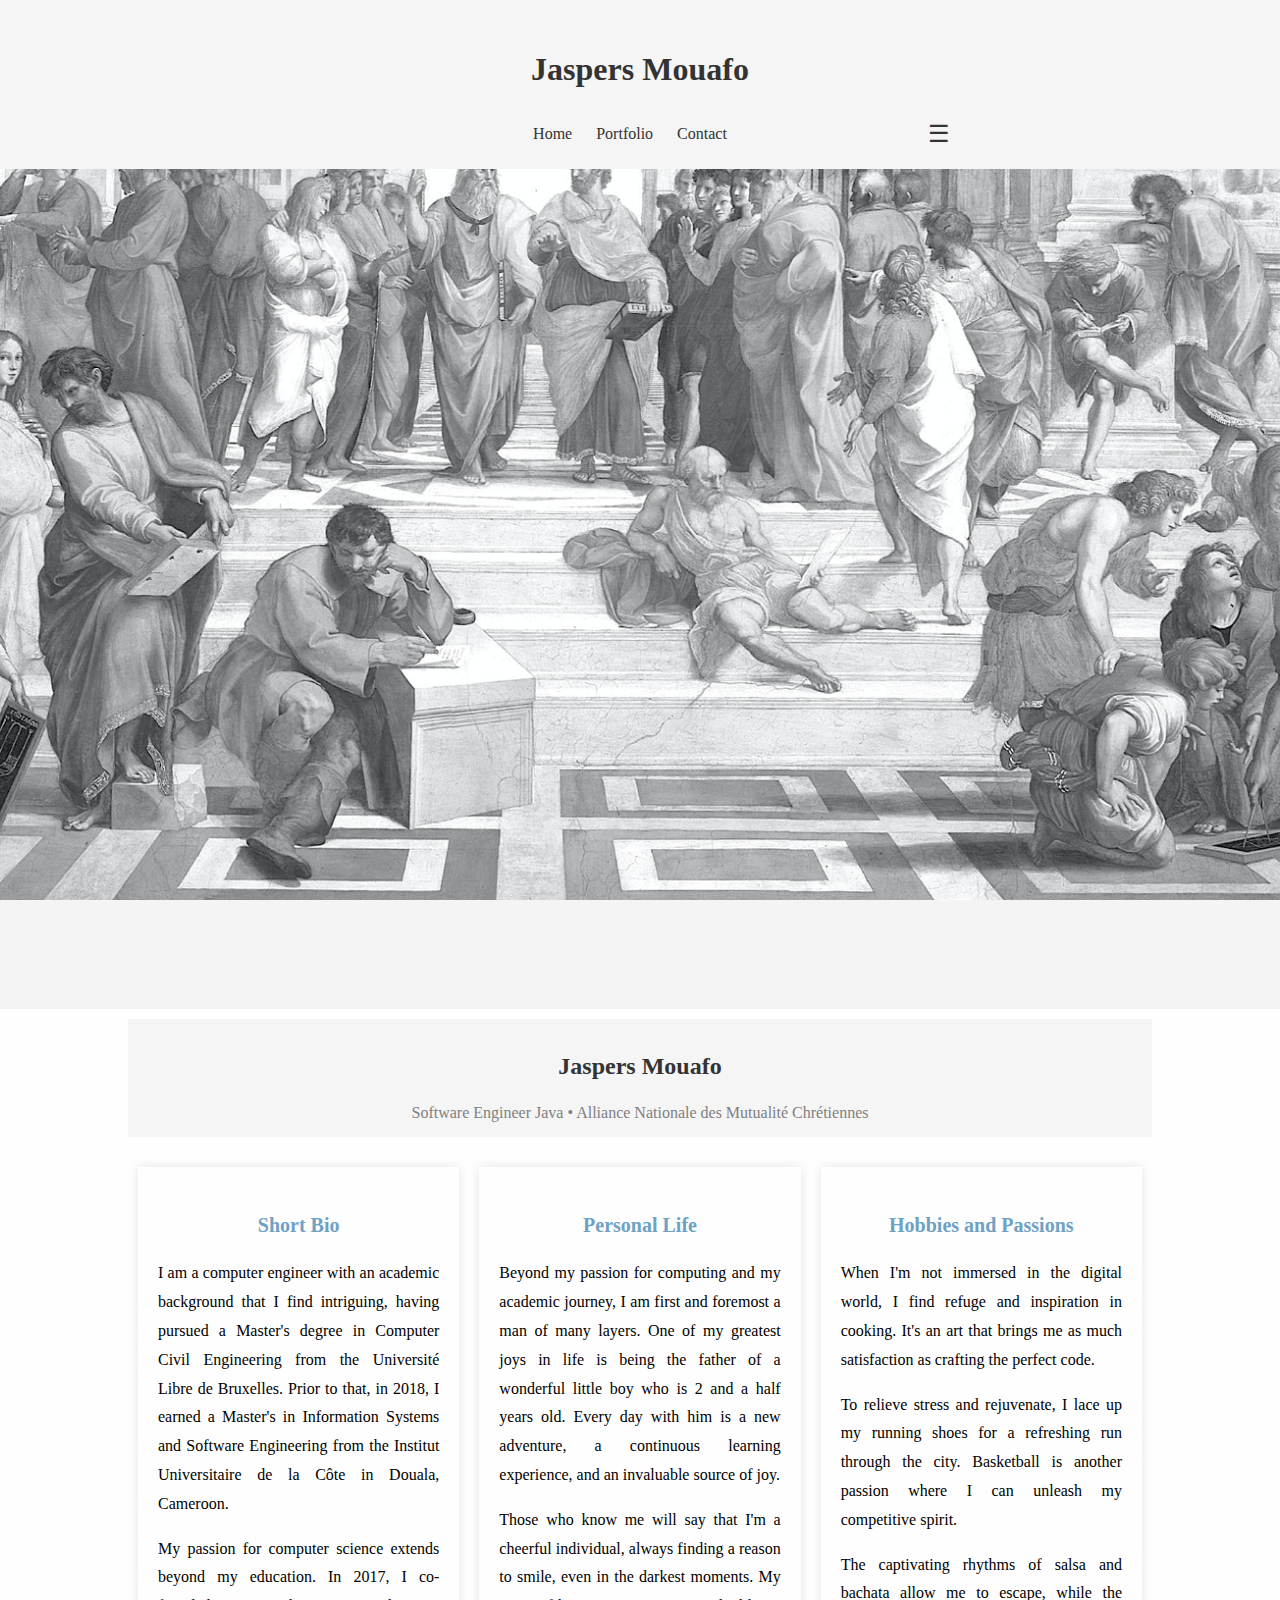
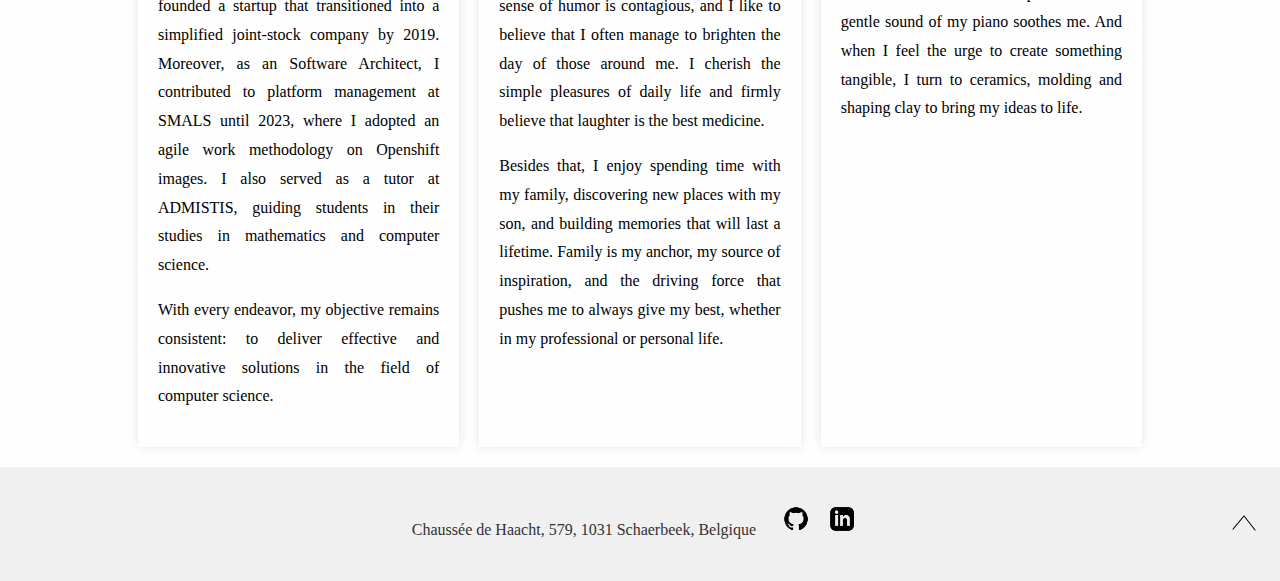
<file: index.html>
<!DOCTYPE html>
<html lang="en">

<head>
    <meta charset="UTF-8">
    <meta http-equiv="X-UA-Compatible" content="IE=edge">
    <meta name="viewport" content="width=device-width, initial-scale=1.0">
    <title>Home - Jaspers Mouafo</title>
    <link rel="icon" type="image/png" sizes="16x16" href="assets/images/favicon-32x32.png">
    <link rel="stylesheet" href="css/styles.css">
    <link rel="stylesheet" href="css/index.css">
</head>

<body>
    <a id="top"></a>
<!-- Entête -->
<header>
    <div class="container">
        <h1><a href="index.html" class="no-style-link">Jaspers Mouafo</a></h1>
        <div class="nav-container">
            <nav>
                <ul>
                    <li><a href="index.html" class="active">Home</a></li>
                    <li><a href="portfolio.html">Portfolio</a></li>
                    <li><a href="contact.html">Contact</a></li>
                </ul>
            </nav>

            <!-- Bouton Hamburger et menu déroulant -->
            <input type="checkbox" id="menuToggle">
            <label for="menuToggle" class="hamburger">&#9776;</label>
            <label for="menuToggle" class="cross">&#10005;</label>
            <div class="dropdown-menu">
                <ul>
                    <li><a href="index.html" class="active">Home</a></li>
                    <li><a href="portfolio.html">Portfolio</a></li>
                    <li><a href="contact.html">Contact</a></li>
                </ul>
            </div>
        </div>
    </div>
</header>

<!-- Corps principal -->
<main>
    <section class="containermain">
        <section id="lp-blocks1" class="lp-blocks lp-blocks1 lp-blocks-rows-3">
            <header class="lp-section-header">
                <h1 class="lp-section-title">Jaspers Mouafo</h1>
                <div class="lp-section-desc">Software Engineer Java •
                    Alliance Nationale des Mutualité Chrétiennes
                </div>
            </header>
            <div class="lp-blocks-inside">
                <div class="lp-block block1">
                    <div class="lp-block-content">
                        <h3 class="lp-block-title">Short Bio</h3>
                        <div class="lp-block-text">
                            <p>I am a computer engineer with an academic background that I find intriguing, having pursued a Master's degree in Computer Civil Engineering from the Université Libre de Bruxelles. Prior to that, in 2018, I earned a Master's in Information Systems and Software Engineering from the Institut Universitaire de la Côte in Douala, Cameroon.</p>
    
                            <p>My passion for computer science extends beyond my education. In 2017, I co-founded a startup that transitioned into a simplified joint-stock company by 2019. Moreover, as an Software Architect, I contributed to platform management at SMALS until 2023, where I adopted an agile work methodology on Openshift images. I also served as a tutor at ADMISTIS, guiding students in their studies in mathematics and computer science.</p> 
                            
                            <p>With every endeavor, my objective remains consistent: to deliver effective and innovative solutions in the field of computer science.</p>

                        </div>
                    </div>
                </div>
                <div class="lp-block block2">
                    <div class="lp-block-content">
                        <h3 class="lp-block-title">Personal Life</h3>
                        <div class="lp-block-text">
                            <p>Beyond my passion for computing and my academic journey, I am first and foremost a man of many layers. One of my greatest joys in life is being the father of a wonderful little boy who is 2 and a half years old. Every day with him is a new adventure, a continuous learning experience, and an invaluable source of joy.</p>
    
                            <p>Those who know me will say that I'm a cheerful individual, always finding a reason to smile, even in the darkest moments. My sense of humor is contagious, and I like to believe that I often manage to brighten the day of those around me. I cherish the simple pleasures of daily life and firmly believe that laughter is the best medicine.</p>
                                
                            <p>Besides that, I enjoy spending time with my family, discovering new places with my son, and building memories that will last a lifetime. Family is my anchor, my source of inspiration, and the driving force that pushes me to always give my best, whether in my professional or personal life.</p>
                          
                        </div>
                    </div>
                </div>
                <div class="lp-block block3">
                    <div class="lp-block-content">
                        <h3 class="lp-block-title">Hobbies and Passions</h3>
                        <div class="lp-block-text">
                            <p>When I'm not immersed in the digital world, I find refuge and inspiration in cooking. It's an art that brings me as much satisfaction as crafting the perfect code.</p>
                            
                            <p>To relieve stress and rejuvenate, I lace up my running shoes for a refreshing run through the city. Basketball is another passion where I can unleash my competitive spirit.</p>
                            
                            <p> The captivating rhythms of salsa and bachata allow me to escape, while the gentle sound of my piano soothes me. And when I feel the urge to create something tangible, I turn to ceramics, molding and shaping clay to bring my ideas to life.</p>
                        
                        </div>
                    </div>
                </div>
            </div>
        </section>
    </section>
</main>

<!-- Pied de page -->
<footer>
    <div class="container">
        <p>
            Chaussée de Haacht, 579, 1031 Schaerbeek, Belgique
            <span class="social-icons">
                <a href="https://github.com/KertisJ" target="_blank" class="github"></a>
                <a href="https://linkedin.com/in/jaspers-mouafo-a80418147/" target="_blank" class="linkedin"></a>
            </span>
        </p>
        <a href="#top" id="btnRetourHaut"></a>
    </div>
</footer>


</body>
</html>
</file>
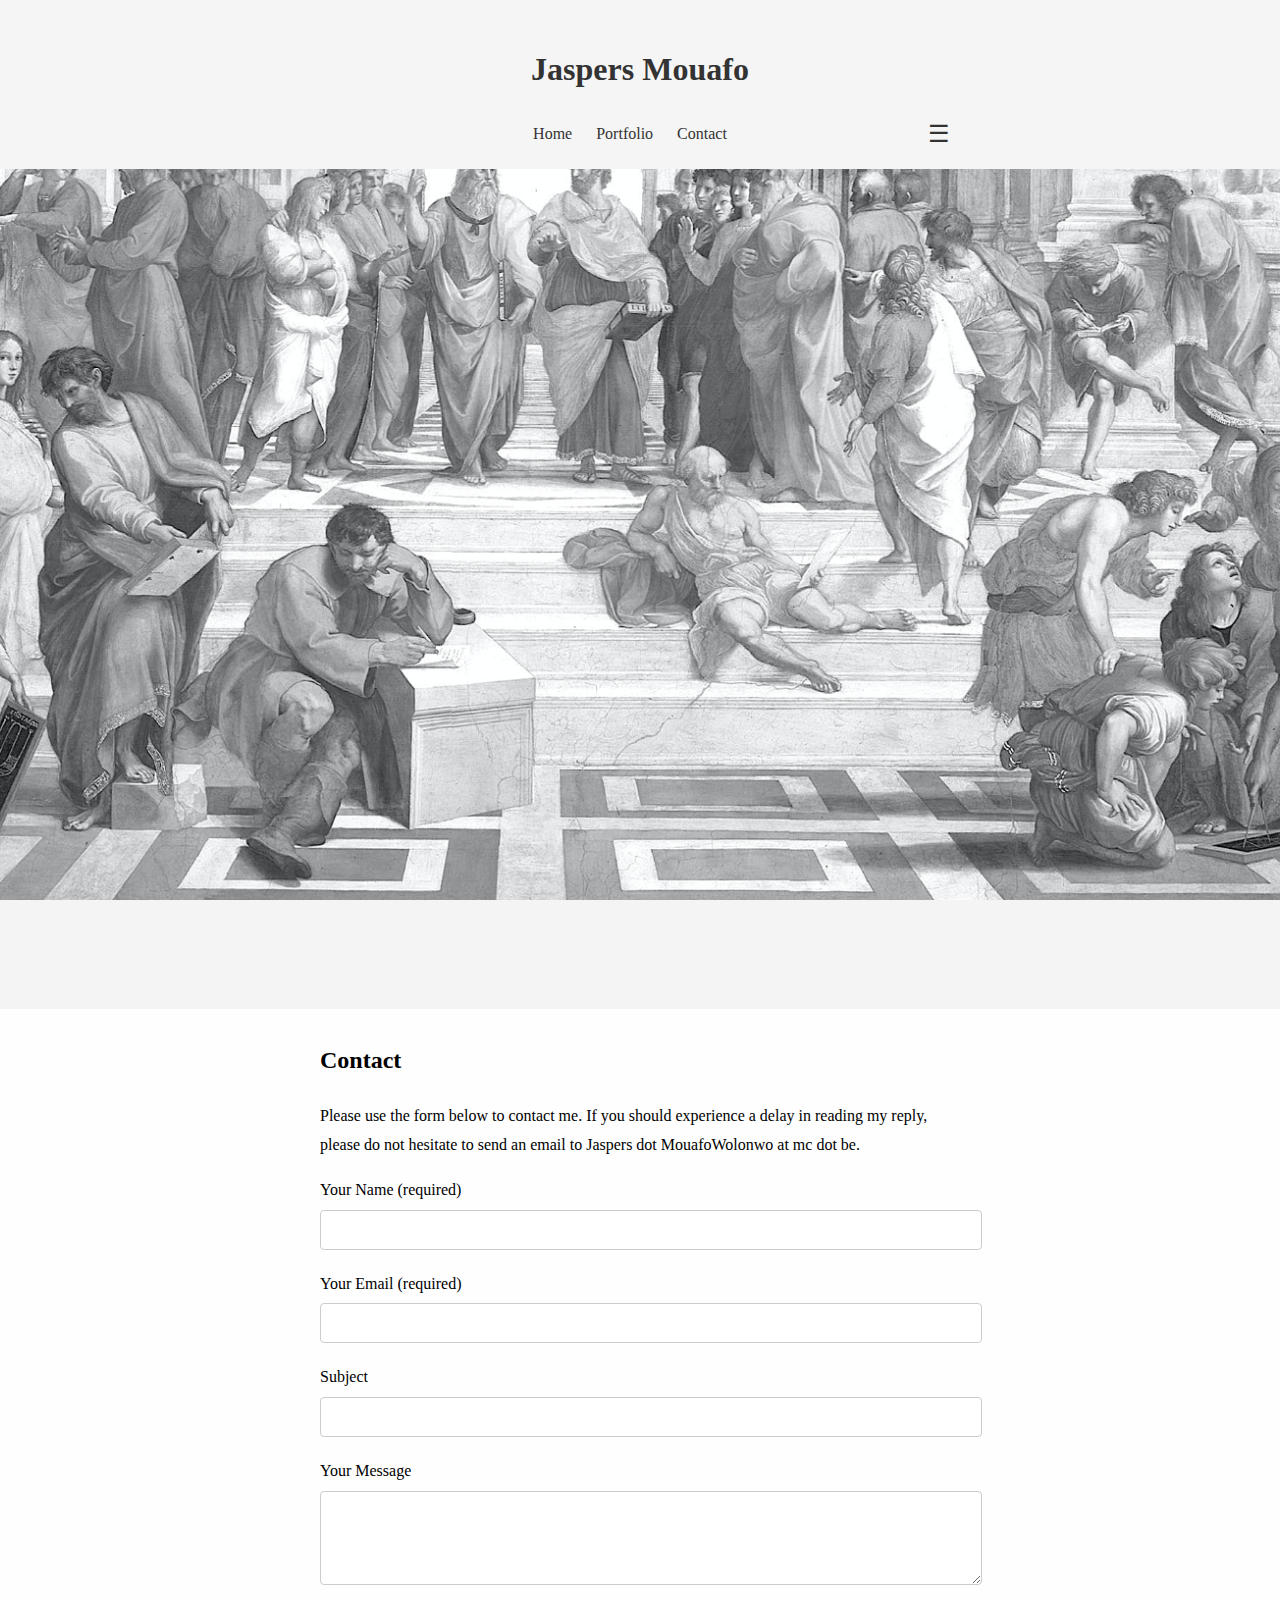
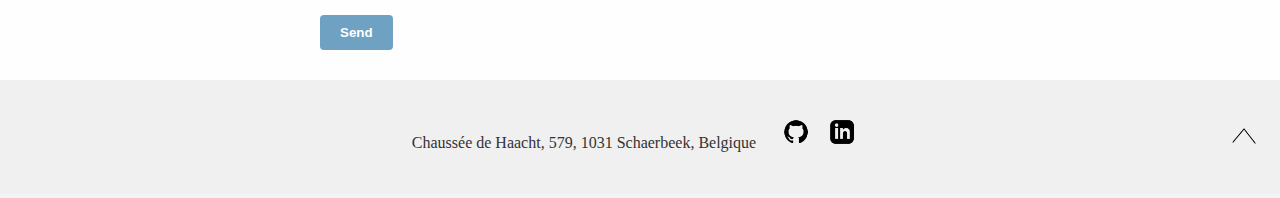
<file: contact.html>
<!DOCTYPE html>
<html lang="en">

<head>
    <meta charset="UTF-8">
    <meta http-equiv="X-UA-Compatible" content="IE=edge">
    <meta name="viewport" content="width=device-width, initial-scale=1.0">
    <title>Contact - Jaspers Mouafo</title>
    <link rel="icon" type="image/png" sizes="16x16" href="assets/images/favicon-32x32.png">
    <link rel="stylesheet" href="css/styles.css">
    <link rel="stylesheet" href="css/contact.css">
</head>

<body>
    <a id="top"></a>
<!-- Entête -->
<header>
    <div class="container">
        <h1><a href="index.html" class="no-style-link">Jaspers Mouafo</a></h1>
        <div class="nav-container">
            <nav>
                <ul>
                    <li><a href="index.html">Home</a></li>
                    <li><a href="portfolio.html">Portfolio</a></li>
                    <li><a href="contact.html" class="active">Contact</a></li>
                </ul>
            </nav>

            <!-- Bouton Hamburger et menu déroulant -->
            <input type="checkbox" id="menuToggle">
            <label for="menuToggle" class="hamburger">&#9776;</label>
            <label for="menuToggle" class="cross">&#10005;</label>
            <div class="dropdown-menu">
                <ul>
                    <li><a href="index.html">Home</a></li>
                    <li><a href="portfolio.html">Portfolio</a></li>
                    <li><a href="contact.html" class="active">Contact</a></li>
                </ul>
            </div>
        </div>
    </div>
</header>


<!-- Corps principal -->
<main>
    <section class="container">
        <h2>Contact</h2>
        <p>Please use the form below to contact me. If you should experience a delay in reading my reply, please do not hesitate to send an email to Jaspers dot MouafoWolonwo at mc dot be.</p>

        <form id="contactForm">
            <div class="form-group">
                <label for="name">Your Name (required)</label>
                <input type="text" id="name" name="name" required>
            </div>

            <div class="form-group">
                <label for="email">Your Email (required)</label>
                <input type="email" id="email" name="email" required>
            </div>

            <div class="form-group">
                <label for="subject">Subject</label>
                <input type="text" id="subject" name="subject">
            </div>

            <div class="form-group">
                <label for="message">Your Message</label>
                <textarea id="message" name="message" rows="4"></textarea>
            </div>

            <div class="form-group">
                <button type="reset" class="btn-send">Send</button>
            </div>
        </form>
    </section>
</main>

<!-- Pied de page -->
<footer>
    <div class="container">
        <p>
            Chaussée de Haacht, 579, 1031 Schaerbeek, Belgique
            <span class="social-icons">
                <a href="https://github.com/KertisJ" target="_blank" class="github"></a>
                <a href="https://linkedin.com/in/jaspers-mouafo-a80418147/" target="_blank" class="linkedin"></a>
            </span>
        </p>
        <a href="#top" id="btnRetourHaut"></a>
    </div>
</footer>

</body>
</html>
</file>
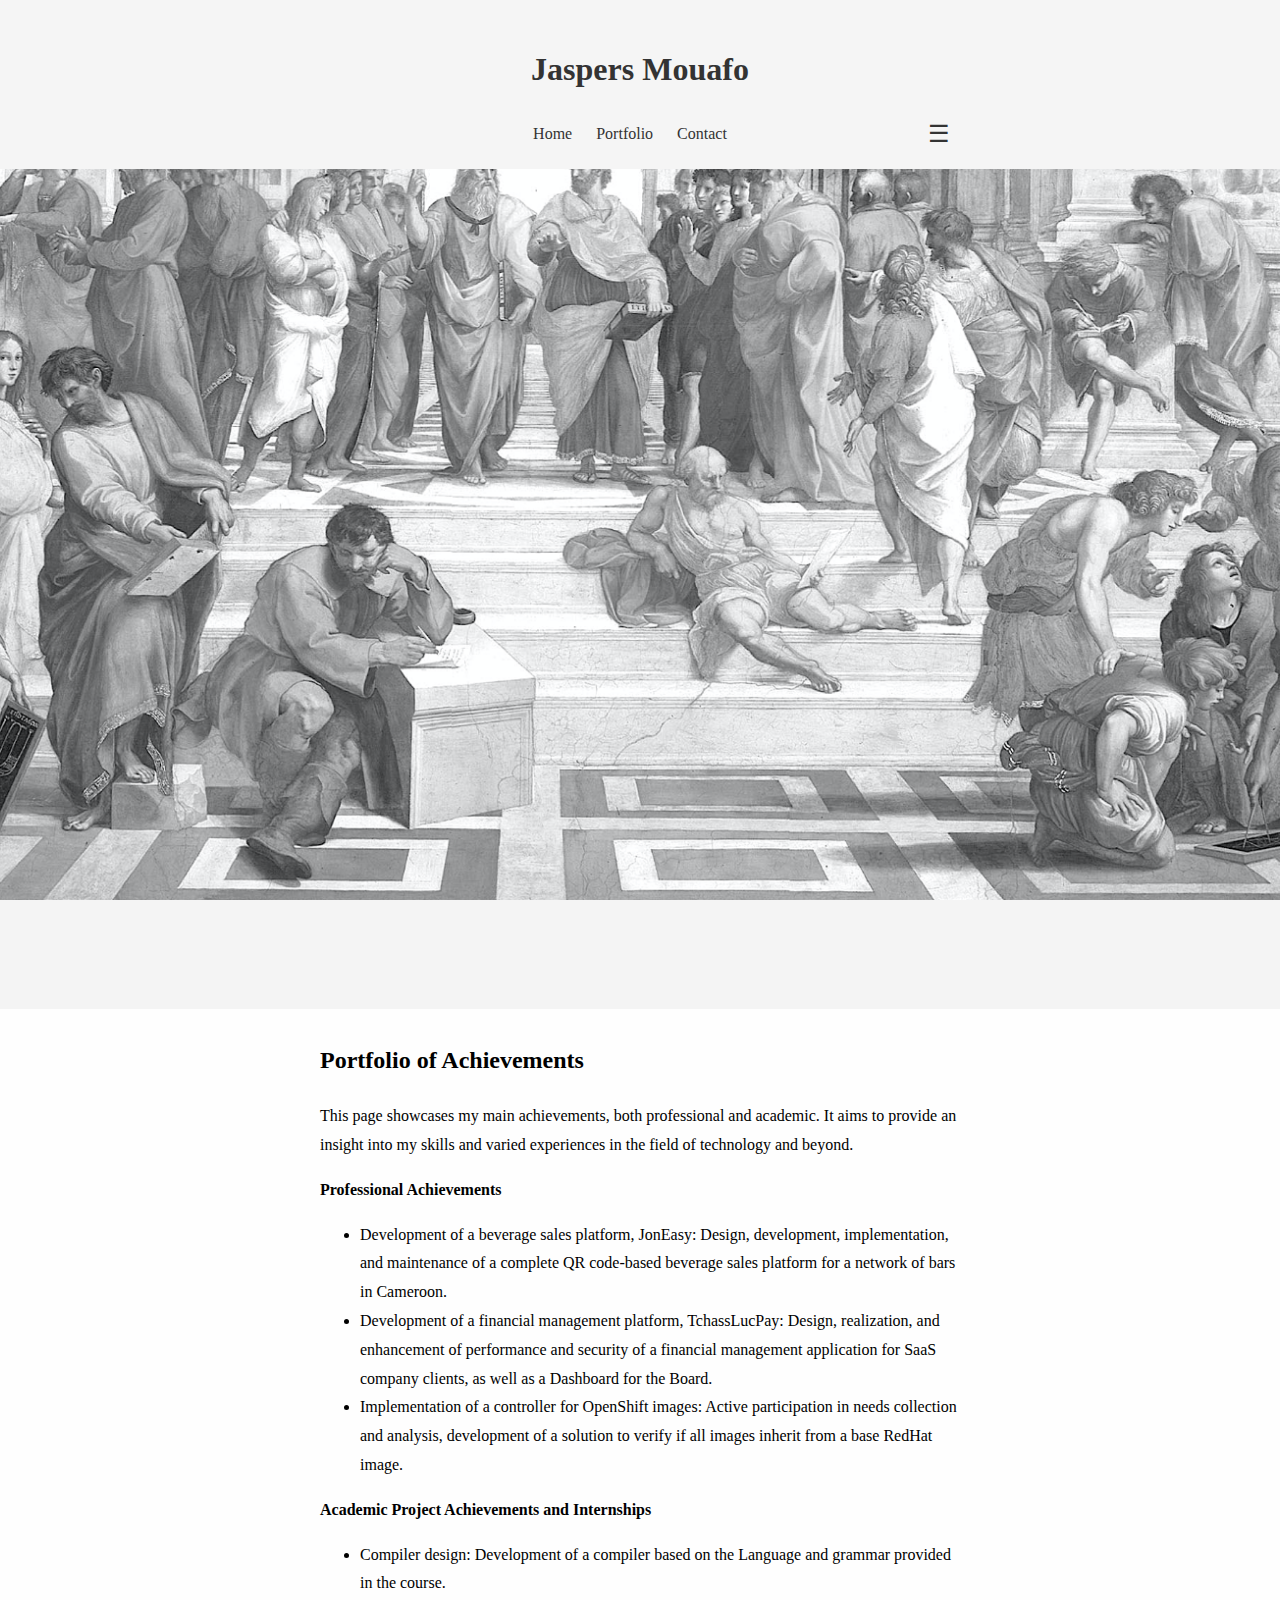
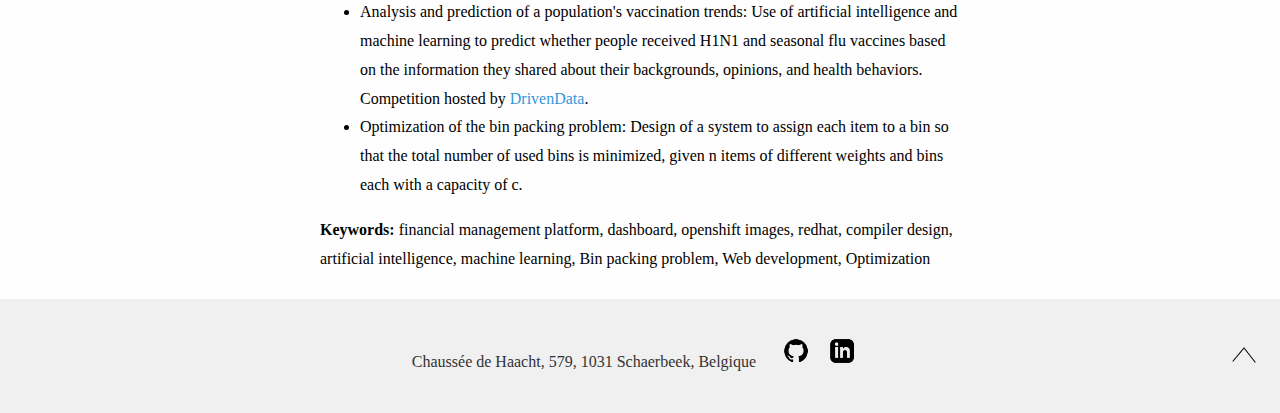
<file: portfolio.html>
<!DOCTYPE html>
<html lang="en">

<head>
    <meta charset="UTF-8">
    <meta http-equiv="X-UA-Compatible" content="IE=edge">
    <meta name="viewport" content="width=device-width, initial-scale=1.0">
    <title>Portfolio - Jaspers Mouafo</title>
    <link rel="icon" type="image/png" sizes="16x16" href="assets/images/favicon-32x32.png">
    <link rel="stylesheet" href="css/styles.css">
    <link rel="stylesheet" href="css/portfolio.css">
</head>

<body>
    <a id="top"></a>
<!-- Entête -->
<header>
    <div class="container">
        <h1><a href="index.html" class="no-style-link">Jaspers Mouafo</a></h1>
        <div class="nav-container">
            <nav>
                <ul>
                    <li><a href="index.html">Home</a></li>
                    <li><a href="portfolio.html" class="active">Portfolio</a></li>
                    <li><a href="contact.html">Contact</a></li>
                </ul>
            </nav>

            <!-- Bouton Hamburger et menu déroulant -->
            <input type="checkbox" id="menuToggle">
            <label for="menuToggle" class="hamburger">&#9776;</label>
            <label for="menuToggle" class="cross">&#10005;</label>
            <div class="dropdown-menu">
                <ul>
                    <li><a href="index.html" class="active">Home</a></li>
                    <li><a href="portfolio.html">Portfolio</a></li>
                    <li><a href="contact.html">Contact</a></li>
                </ul>
            </div>
        </div>
    </div>
</header>

<!-- Corps principal -->
<main>
    <section class="container">
    <section class="containerport">
        <h2>Portfolio of Achievements</h2>
        <p>This page showcases my main achievements, both professional and academic. It aims to provide an insight into my skills and varied experiences in the field of technology and beyond.</p>
        <p><strong>Professional Achievements</strong></p>
        <ul>
            <li>Development of a beverage sales platform, JonEasy: Design, development, implementation, and maintenance of a complete QR code-based beverage sales platform for a network of bars in Cameroon.</li>
            <li>Development of a financial management platform, TchassLucPay: Design, realization, and enhancement of performance and security of a financial management application for SaaS company clients, as well as a Dashboard for the Board.</li>
            <li>Implementation of a controller for OpenShift images: Active participation in needs collection and analysis, development of a solution to verify if all images inherit from a base RedHat image.</li>
        </ul>
        <p><strong>Academic Project Achievements and Internships</strong></p>
        <ul>
            <li>Compiler design: Development of a compiler based on the Language and grammar provided in the course.</li>
            <li>Analysis and prediction of a population's vaccination trends: Use of artificial intelligence and machine learning to predict whether people received H1N1 and seasonal flu vaccines based on the information they shared about their backgrounds, opinions, and health behaviors. Competition hosted by <a href="https://www.drivendata.org/competitions/66/flu-shot-learning/" target="_blank" rel="noopener noreferrer">DrivenData</a>.</li>
            <li>Optimization of the bin packing problem: Design of a system to assign each item to a bin so that the total number of used bins is minimized, given n items of different weights and bins each with a capacity of c.</li>
        </ul>
        <p><strong>Keywords:</strong> financial management platform, dashboard, openshift images, redhat, compiler design, artificial intelligence, machine learning, Bin packing problem, Web development, Optimization</p>    
    </section>
</section>
</main>

<!-- Pied de page -->
<footer>
    <div class="container">
        <p>
            Chaussée de Haacht, 579, 1031 Schaerbeek, Belgique
            <span class="social-icons">
                <a href="https://github.com/KertisJ" target="_blank" class="github"></a>
                <a href="https://linkedin.com/in/jaspers-mouafo-a80418147/" target="_blank" class="linkedin"></a>
            </span>
        </p>
        <a href="#top" id="btnRetourHaut"></a>
    </div>
</footer>

</body>
</html>
</file>
<file: css/styles.css>
.no-style-link {
    text-decoration: none;
    color: inherit;
}

.no-style-link:hover,
.no-style-link:focus {
    text-decoration: none;
}

body {
    font-family: Georgia, "Times New Roman", Times, serif;
    line-height: 1.8;
    margin: 0;
    padding: 0;
    background-color: #f4f4f4;
    display: flex; 
    flex-direction: column; 
    min-height: 100vh;      
    position: relative; /* Ajustement pour la propriété position absolue de l'image */
}

body::before {
    content: "";
    background-image: url('../assets/images/allthink.png');
    background-repeat: no-repeat;
    background-position: center center;
    background-size: cover;
    background-attachment: fixed; /* L'image reste fixe lors du défilement */
    position: absolute; /* Position absolue par rapport au corps */
    top: 0;
    right: 0;
    bottom: 0;
    left: 0;
    z-index: -1; /* L'image est placée derrière le contenu */
}

.container {
    width: 50%;
    margin: 0 auto;
    padding: 10px;
}

main {
    flex: 1;
    background-color: rgba(255, 255, 255, 0.9);
    margin-top: calc(100vh - 60px); /* Supposons que votre en-tête ait une hauteur de 60px. Ajustez selon votre besoin. */
    position: relative; /* Ajouté pour la position du bouton Retour en haut */
    /*margin-top: calc(100vh);*/
}

header {
    background-color: #f5f5f5;
    color: #333;
    padding: 10px 0;
    text-align: center;
    position: sticky;
    top: -90px; /* La hauteur de votre header */
    z-index: 100;
}

header nav ul {
    padding: 0;
    list-style-type: none;
}

header nav ul li {
    display: inline;
    margin-right: 20px;
}

header nav ul li a {
    color: #333;
    text-decoration: none;
}

header nav ul li a:hover {
    border: 1px solid #555; /* Ajoute une bordure blanche autour du bouton */
    padding: 5px 10px; /* Espacement intérieur pour donner de l'espace autour du texte */
    border-radius: 4px; /* Adoucit les coins de la bordure */
    transition: border 0.3s ease; /* Effet de transition pour rendre l'apparition de la bordure plus douce */
}

.header nav ul li a.active {
    font-weight: bold;
}

#menuToggle {
    display: none;
}

.hamburger, .cross {
    cursor: pointer;
    font-size: 24px;
    background: none;
    border: none;
    position: absolute;
    top: 50%;
    transform: translateY(-50%);
    right: 10px;
}

.hamburger:hover, .cross:hover {
    opacity: 0.7; 
    transition: opacity 0.3s ease;
}

.cross {
    display: none;
}

.dropdown-menu {
    display: none;
    background-color: #f5f5f5;
    position: absolute;
    right: 10px;
    top: 50px;
    width: 200px;
    z-index: 150;
}

.dropdown-menu ul {
    list-style-type: none;
    padding: 0;
    margin: 0;
}

.dropdown-menu ul li a {
    display: block;
    padding: 10px;
    color: #333;
    text-decoration: none;
}

.dropdown-menu ul li a:hover {
    background-color: #dbdada;
}

#menuToggle:checked ~ .dropdown-menu {
    display: block;
}

#menuToggle:checked ~ .hamburger {
    display: none;
}

#menuToggle:checked ~ .cross {
    display: inline-block;
}

.nav-container {
    display: flex;
    justify-content: center;
    align-items: center;
    position: relative;
}

nav ul {
    display: inline-block;
    margin: 0 auto;
    z-index: 160;
}

@media screen and (max-width: 768px) {
    nav {
        display: none;
    }
    .hamburger {
        display: inline-block;
    }
}

footer {
    background-color: #f0f0f0;
    color: #333;
    text-align: center;
    padding: 10px 0;
    position: relative;
}

.social-icons {
    display: inline-block;
    margin-left: 20px;
}

.social-icons a {
    display: inline-block;
    width: 32px;
    height: 32px;
    margin-right: 10px;
    background-repeat: no-repeat;
    background-position: center;
    background-size: contain;
    text-decoration: none; 
}

.github {
    background-image: url('../assets/images/github.png');
}

.linkedin {
    background-image: url('../assets/images/linkedin32.png');
}


#btnRetourHaut {
    display: block;
    width: 32px;
    height: 32px;
    background-image: url('../assets/images/up.png');
    background-repeat: no-repeat;
    background-position: center;
    background-size: contain;
    text-decoration: none; 
    cursor: pointer;
    position: absolute;
    top: 40px;
    right: 20px;
    z-index: 5;
}
</file>
<file: css/index.css>
/* Styles spécifiques à la page d'accueil */
.containermain {
    width: 80%;
    margin: 0 auto;
    padding: 10px;
}

.lp-blocks {
    display: flex;
    flex-wrap: wrap;
}

.lp-section-header {
    width: 100%;
    text-align: center;
    margin-bottom: 20px;
}

.lp-section-title {
    font-size: 24px;
    margin-bottom: 10px;
}

.lp-section-desc {
    font-size: 16px;
    color: grey;
}

.lp-blocks-inside {
    display: flex;
    flex-wrap: wrap;
    justify-content: space-between;
}

.lp-block {
    flex: 1;
    box-shadow: 0px 0px 10px rgba(0, 0, 0, 0.1);
    margin: 10px;
    padding: 20px;
}

.lp-block-title {
    font-size: 20px;
    text-align: center;
    margin-bottom: 10px;
    color: #6fa1c3;
    transition: color 0.3s;
}

.lp-block:hover .lp-block-title {
    color: #b5cede;
}

.lp-block-text {
    font-size: 16px;
    text-align: justify;
}

.lp-block-text a {
    color: #3498db;
    text-decoration: none;
}

.lp-block-text a:hover {
    text-decoration: underline;
}
</file>
<file: css/contact.css>
.form-group {
    margin-bottom: 20px;
}

.form-group label {
    display: block;
    margin-bottom: 5px;
}

.form-group input,
.form-group textarea {
    width: 100%;
    padding: 10px;
    border: 1px solid #ccc;
    border-radius: 4px;
    font-size: 16px;
}

.btn-send {
    background-color: #6fa1c3;
    color: #fff;
    border: none;
    padding: 10px 20px;
    border-radius: 4px;
    cursor: pointer;
    font-weight: bold;
    transition: background-color 0.3s ease;
}

.btn-send:hover {
    background-color: #b5cede;
}
</file>
<file: css/portfolio.css>
.containerport a {
    color: #3498db;
    text-decoration: none;
}
</file>
